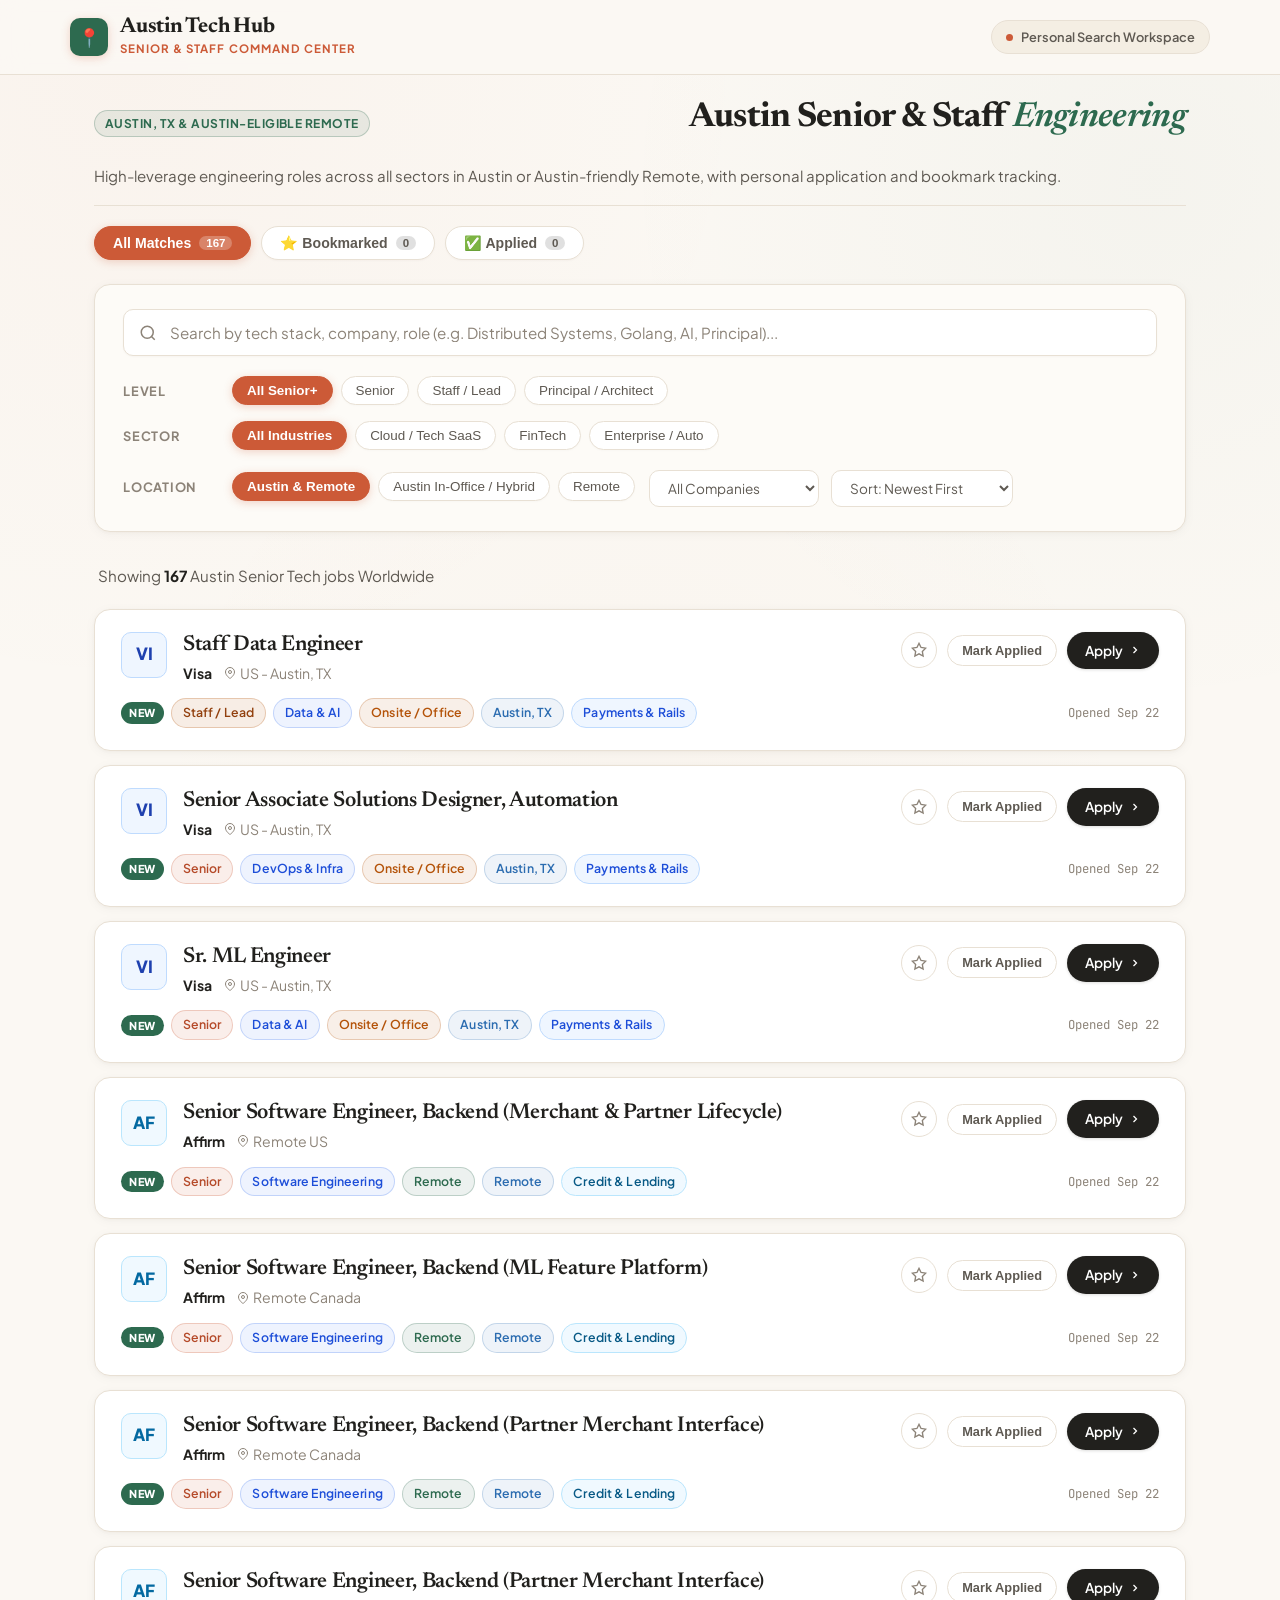
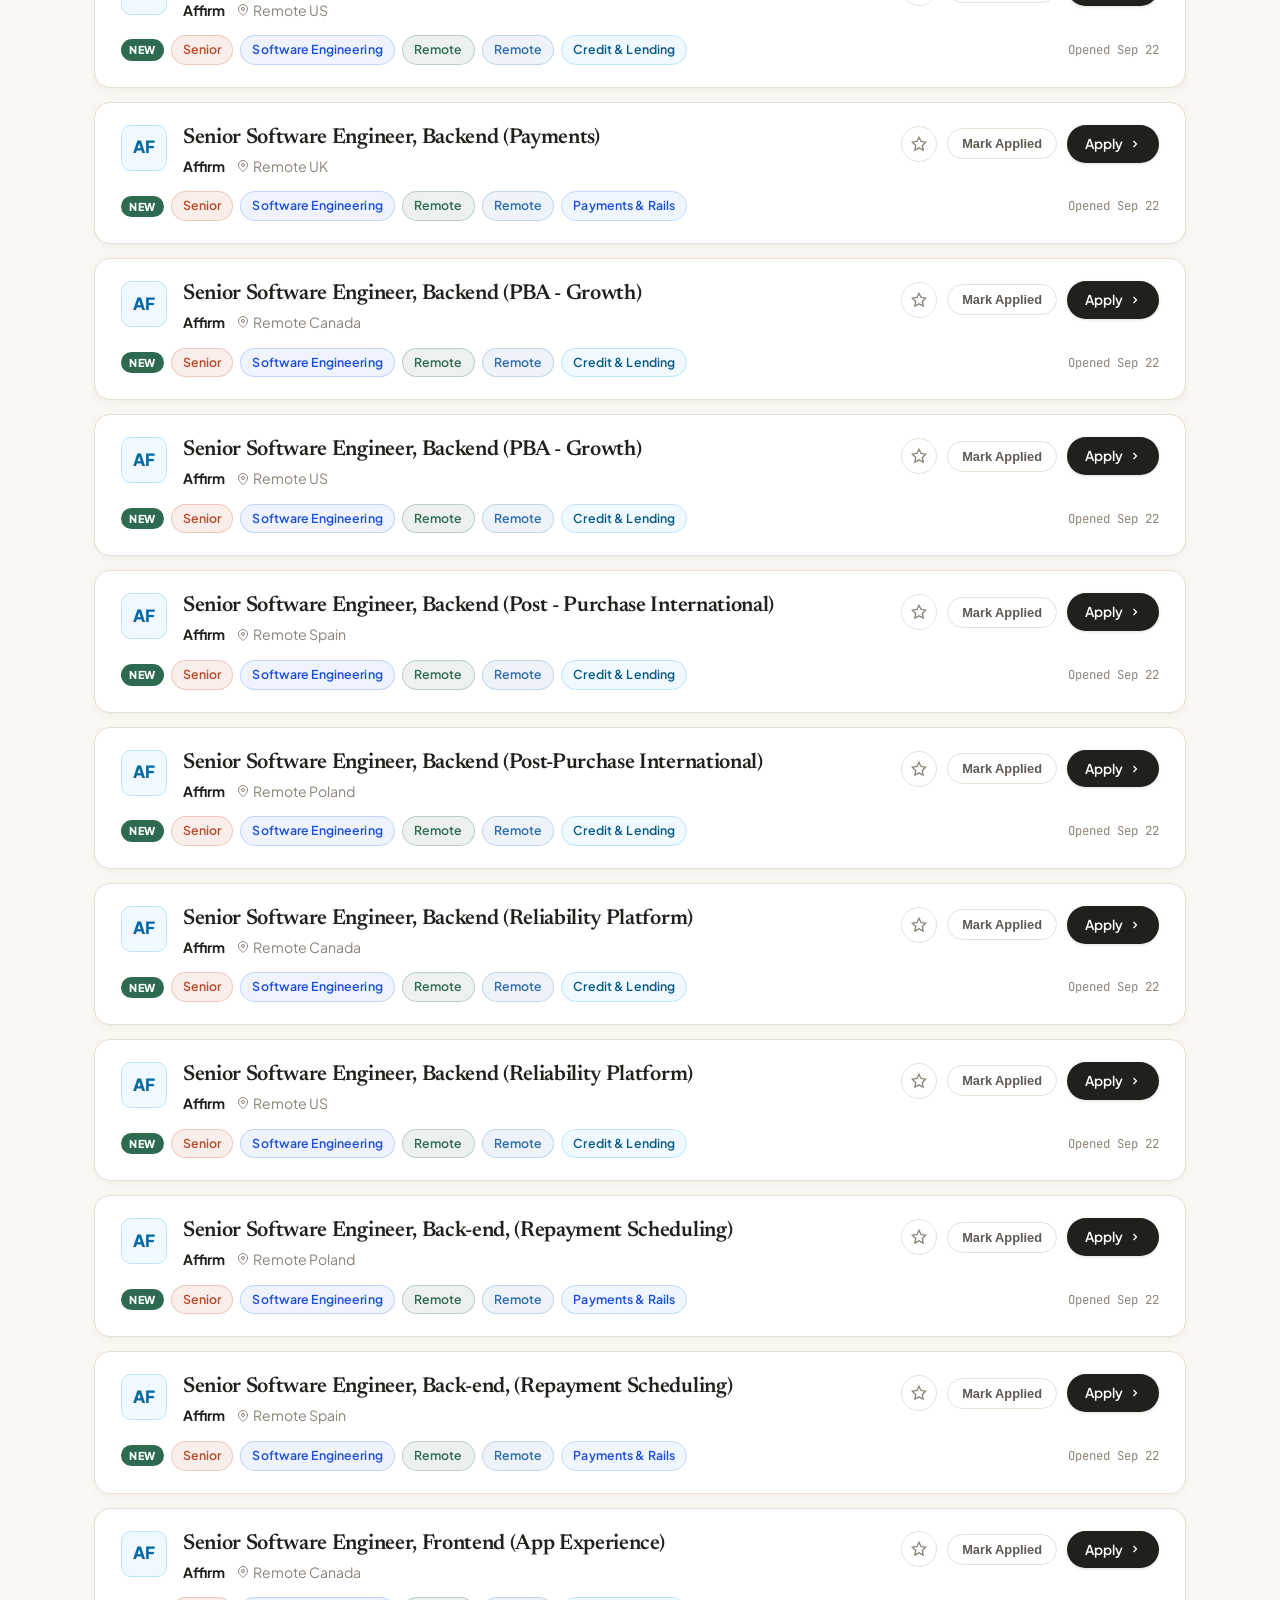
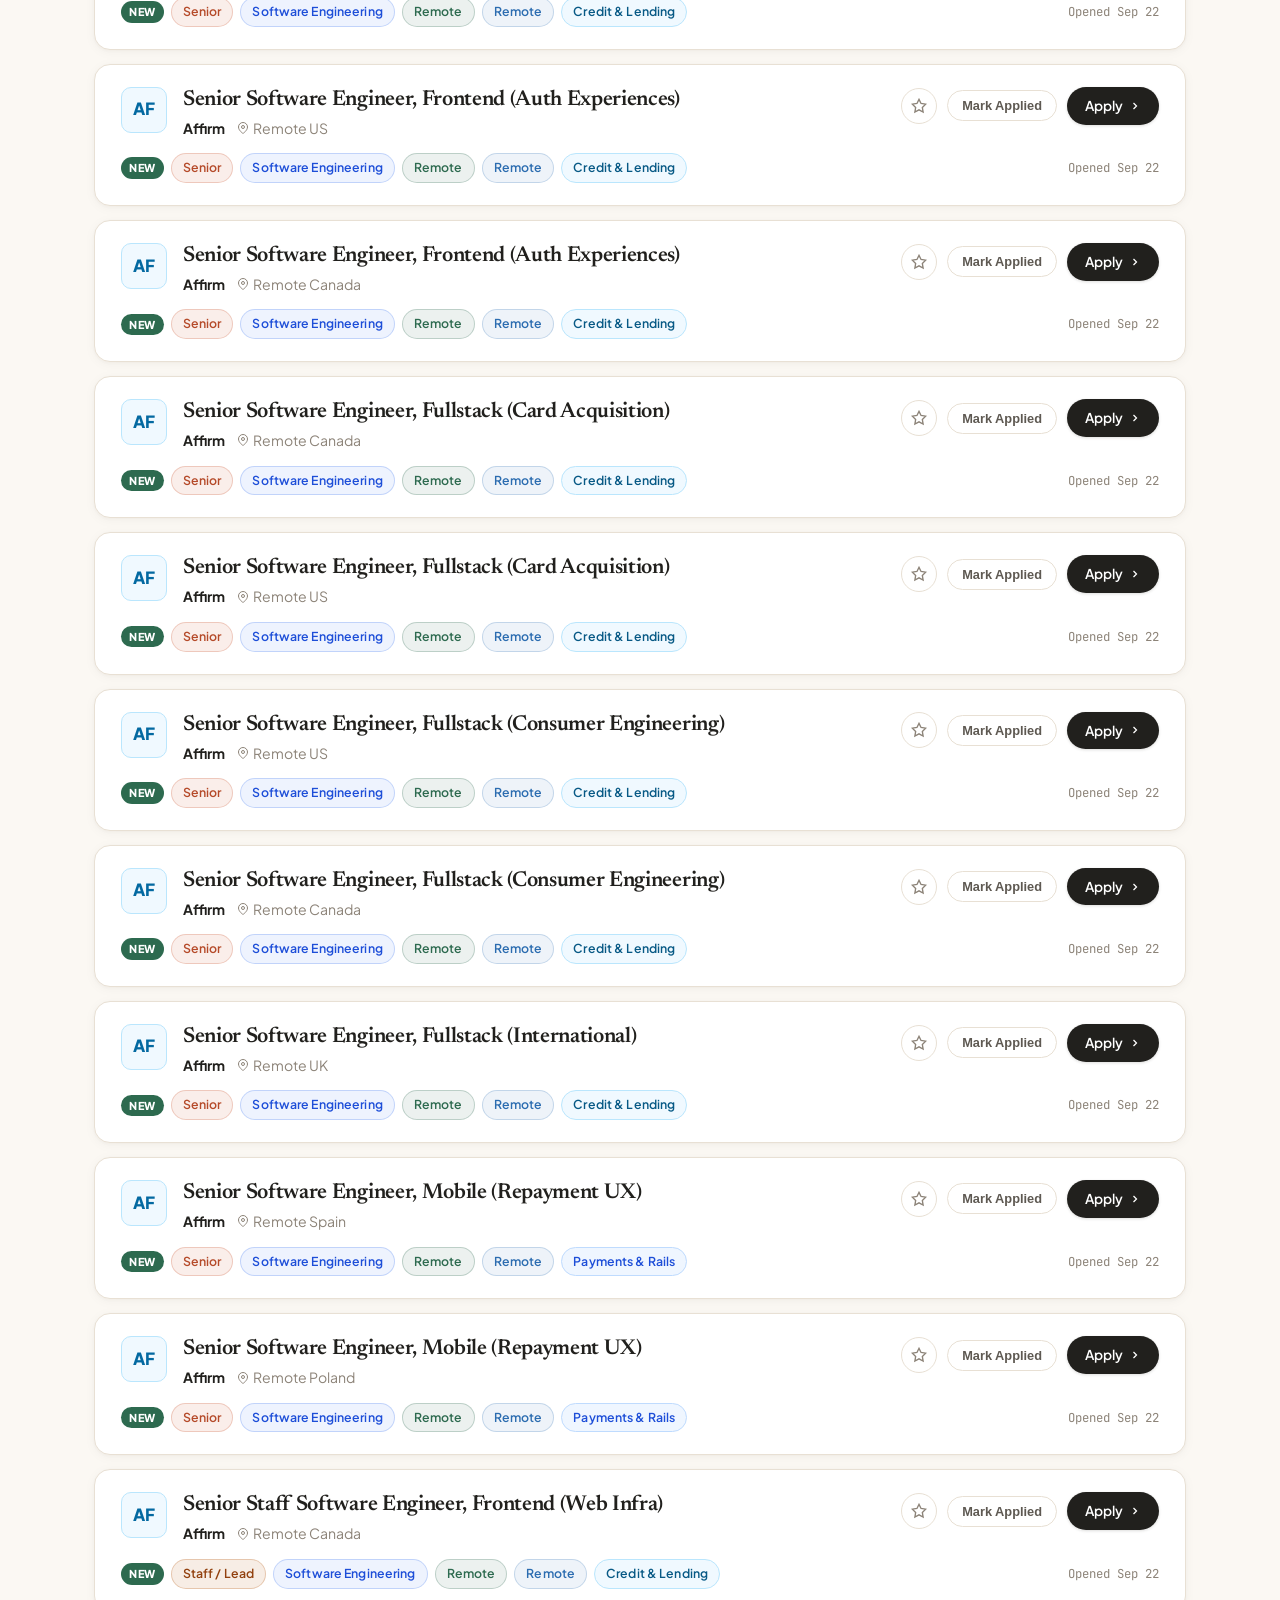
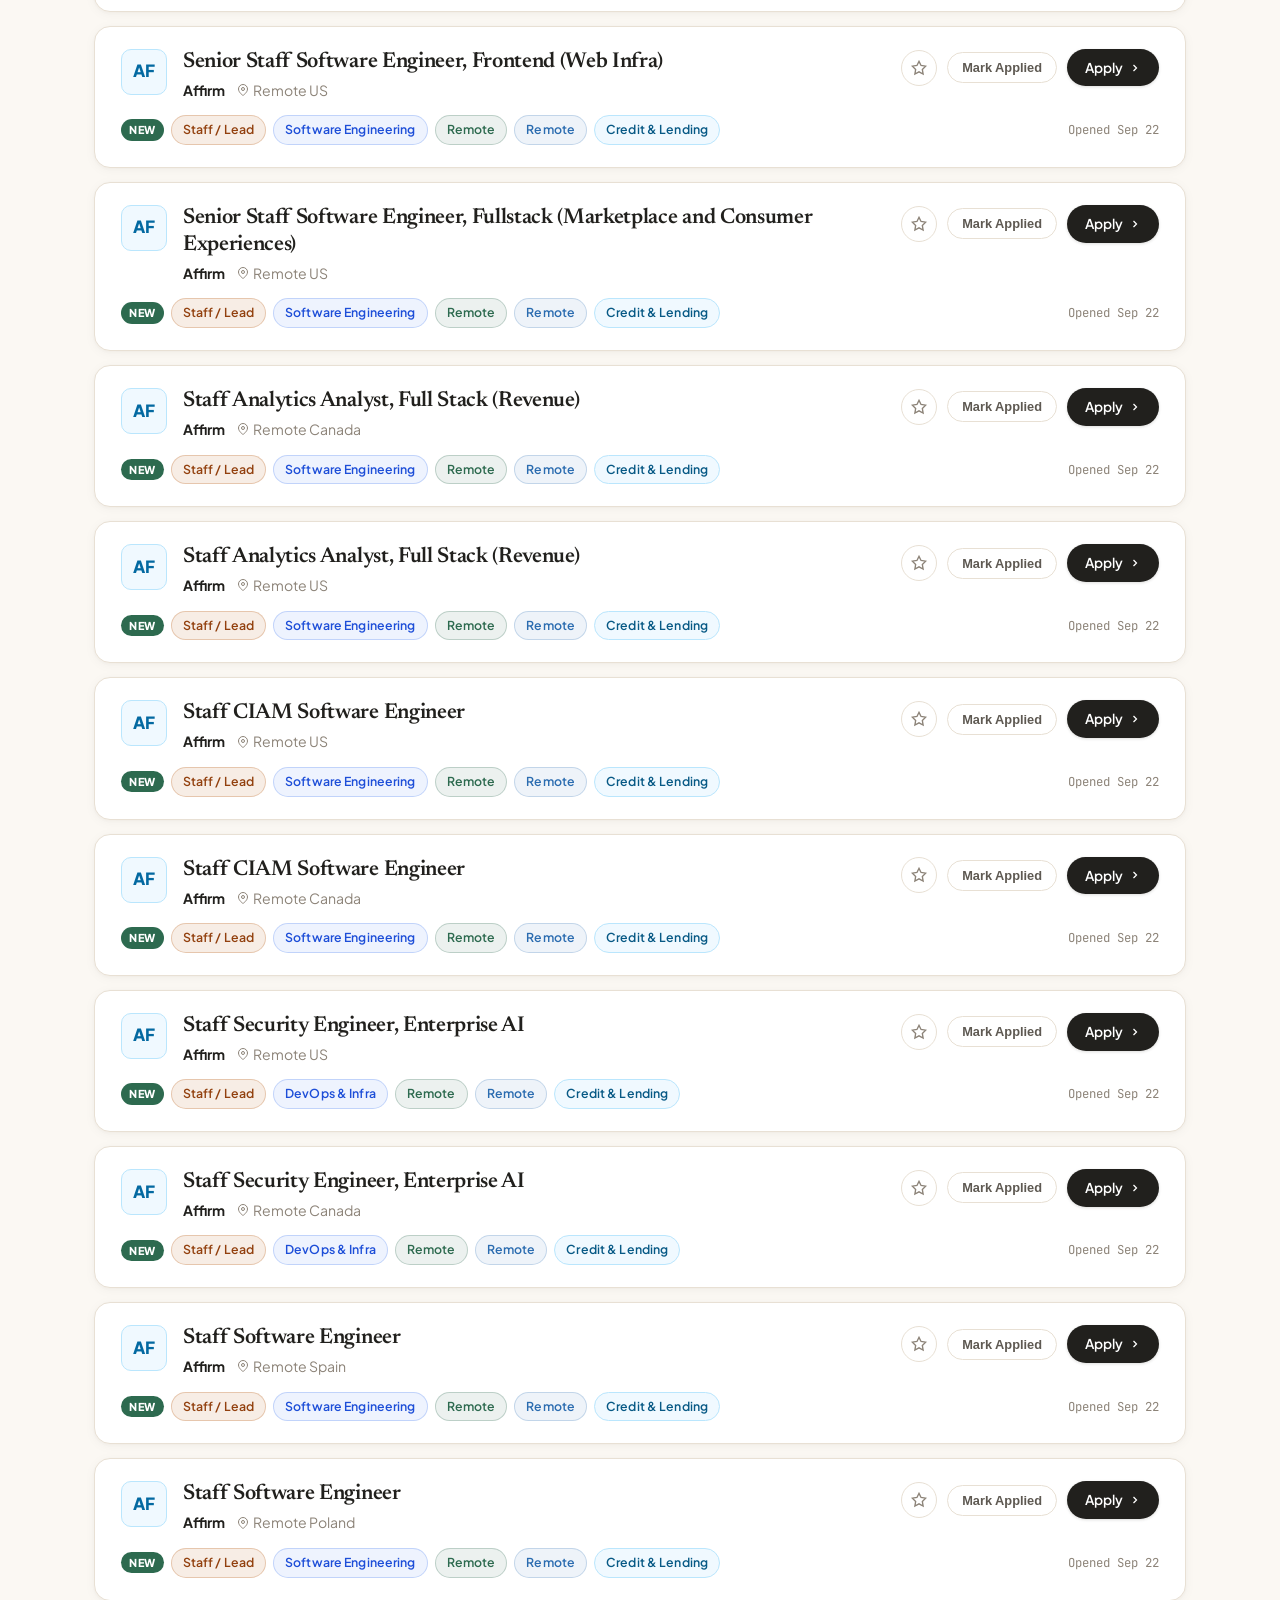
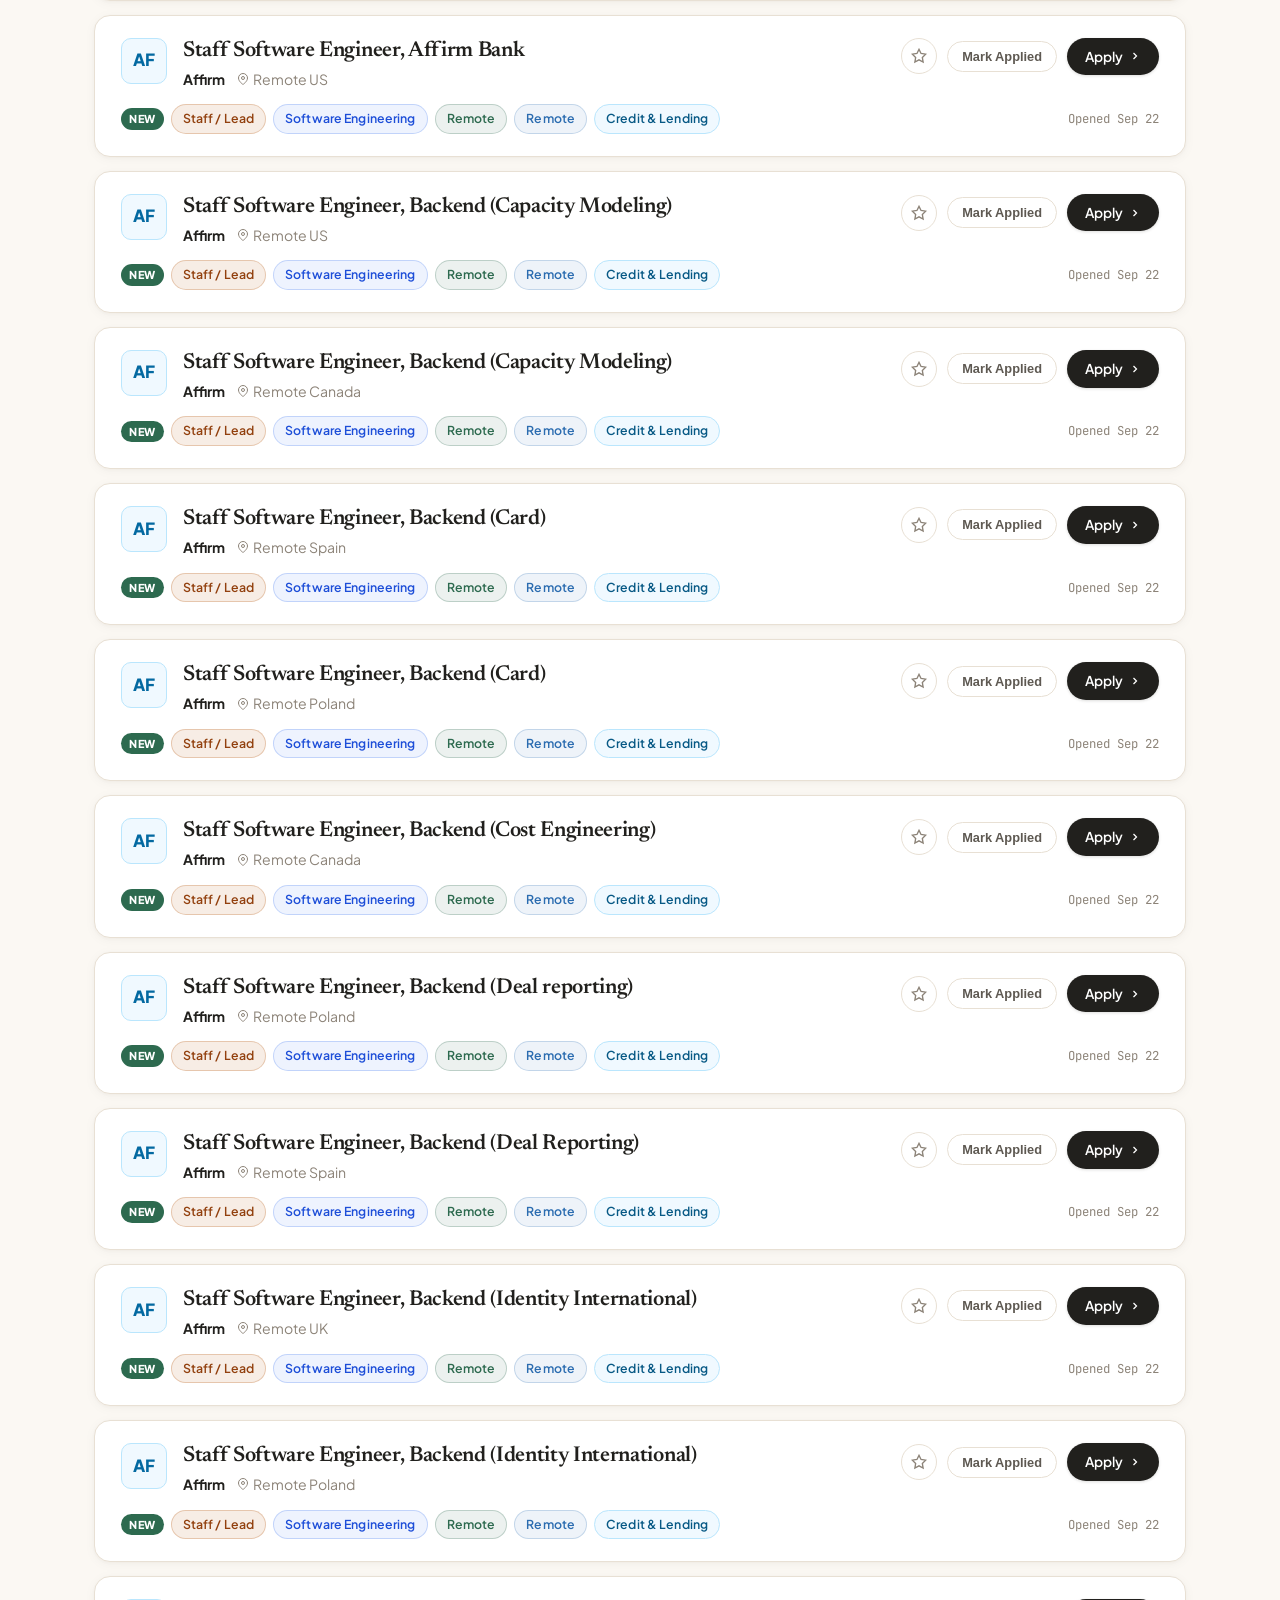
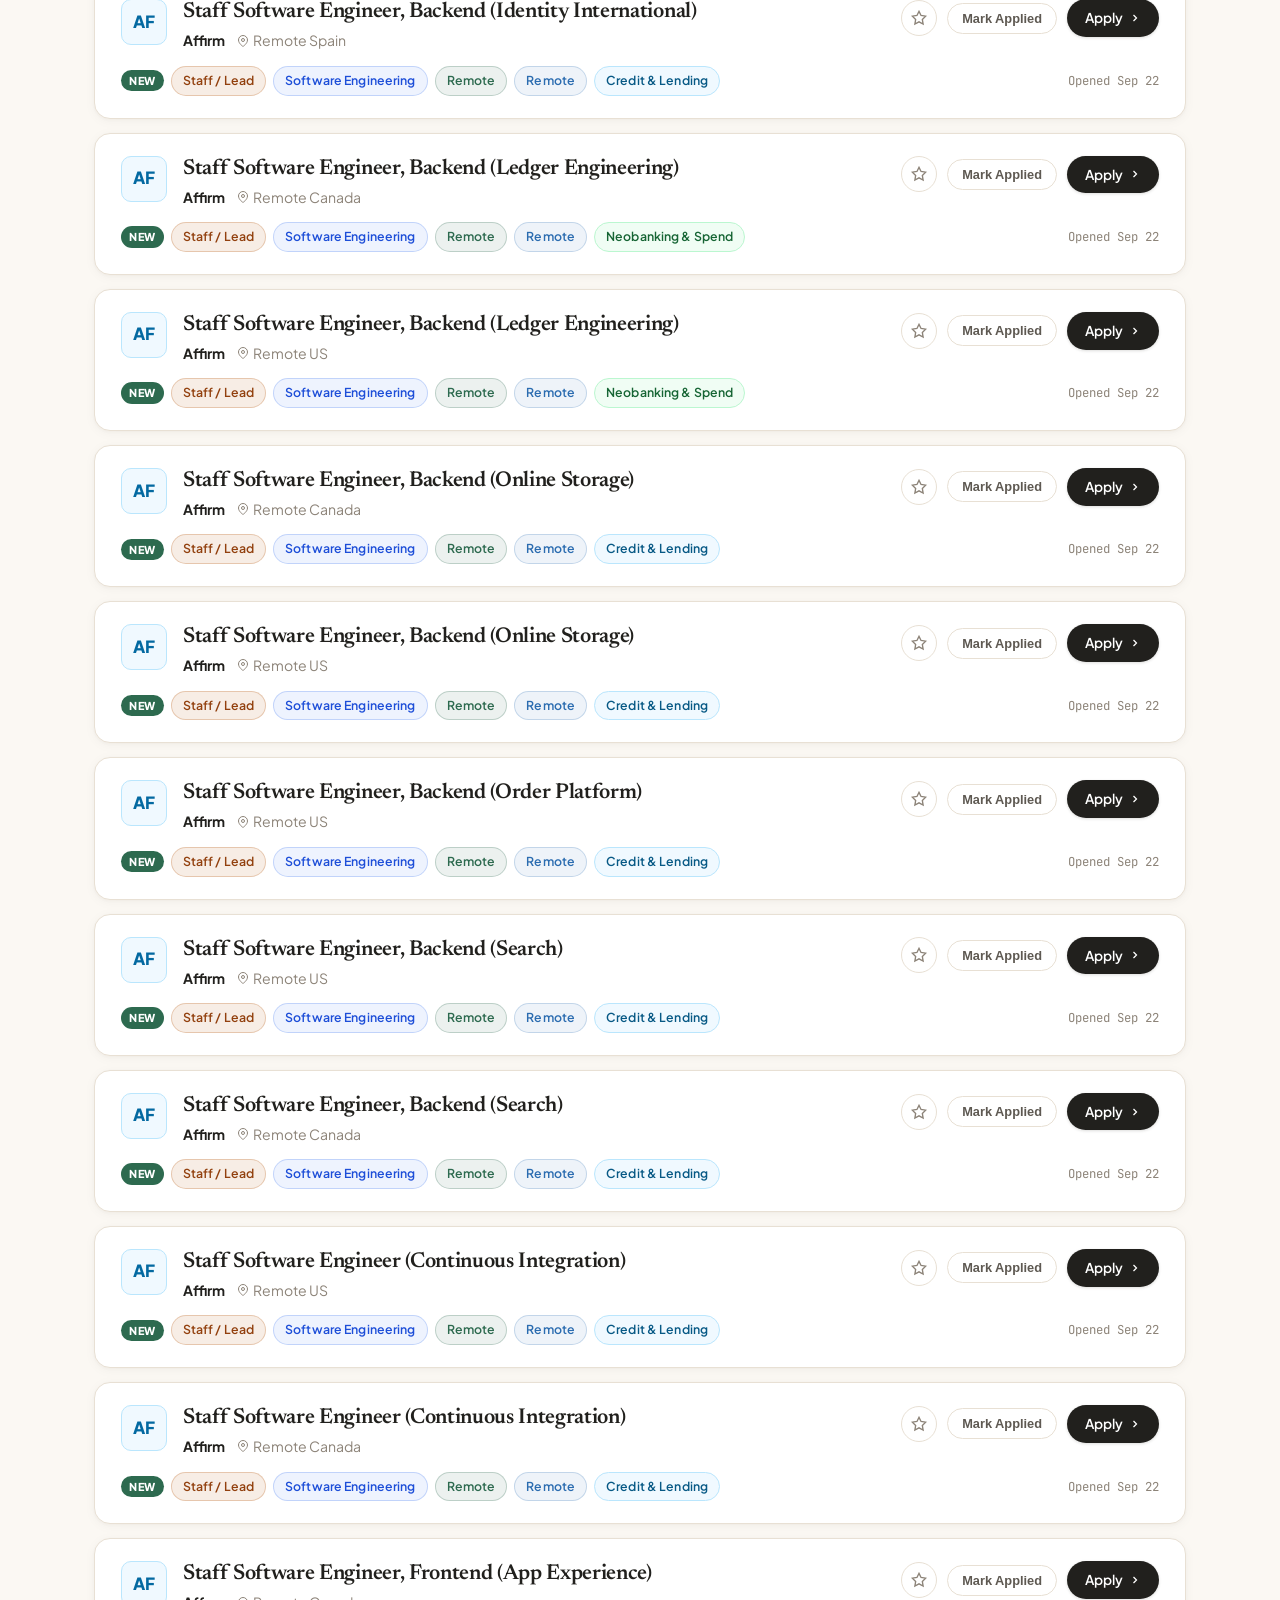
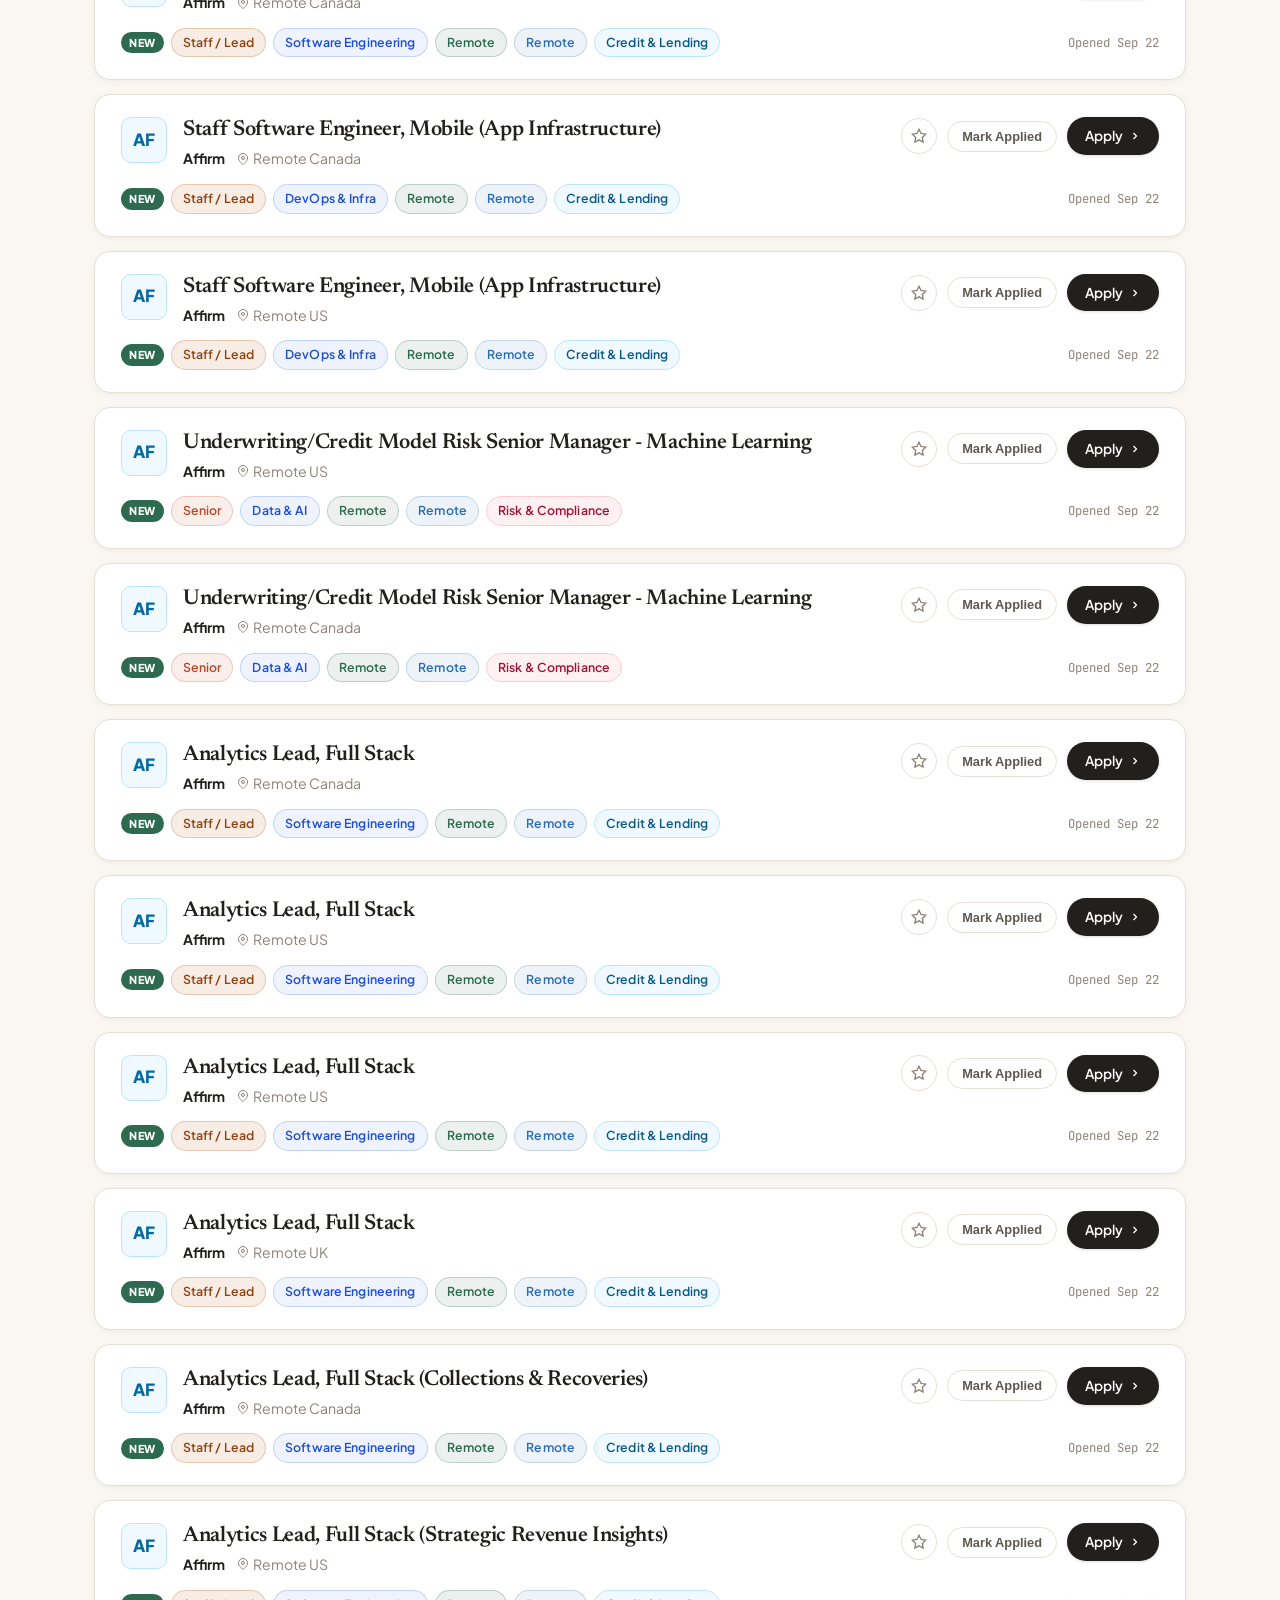
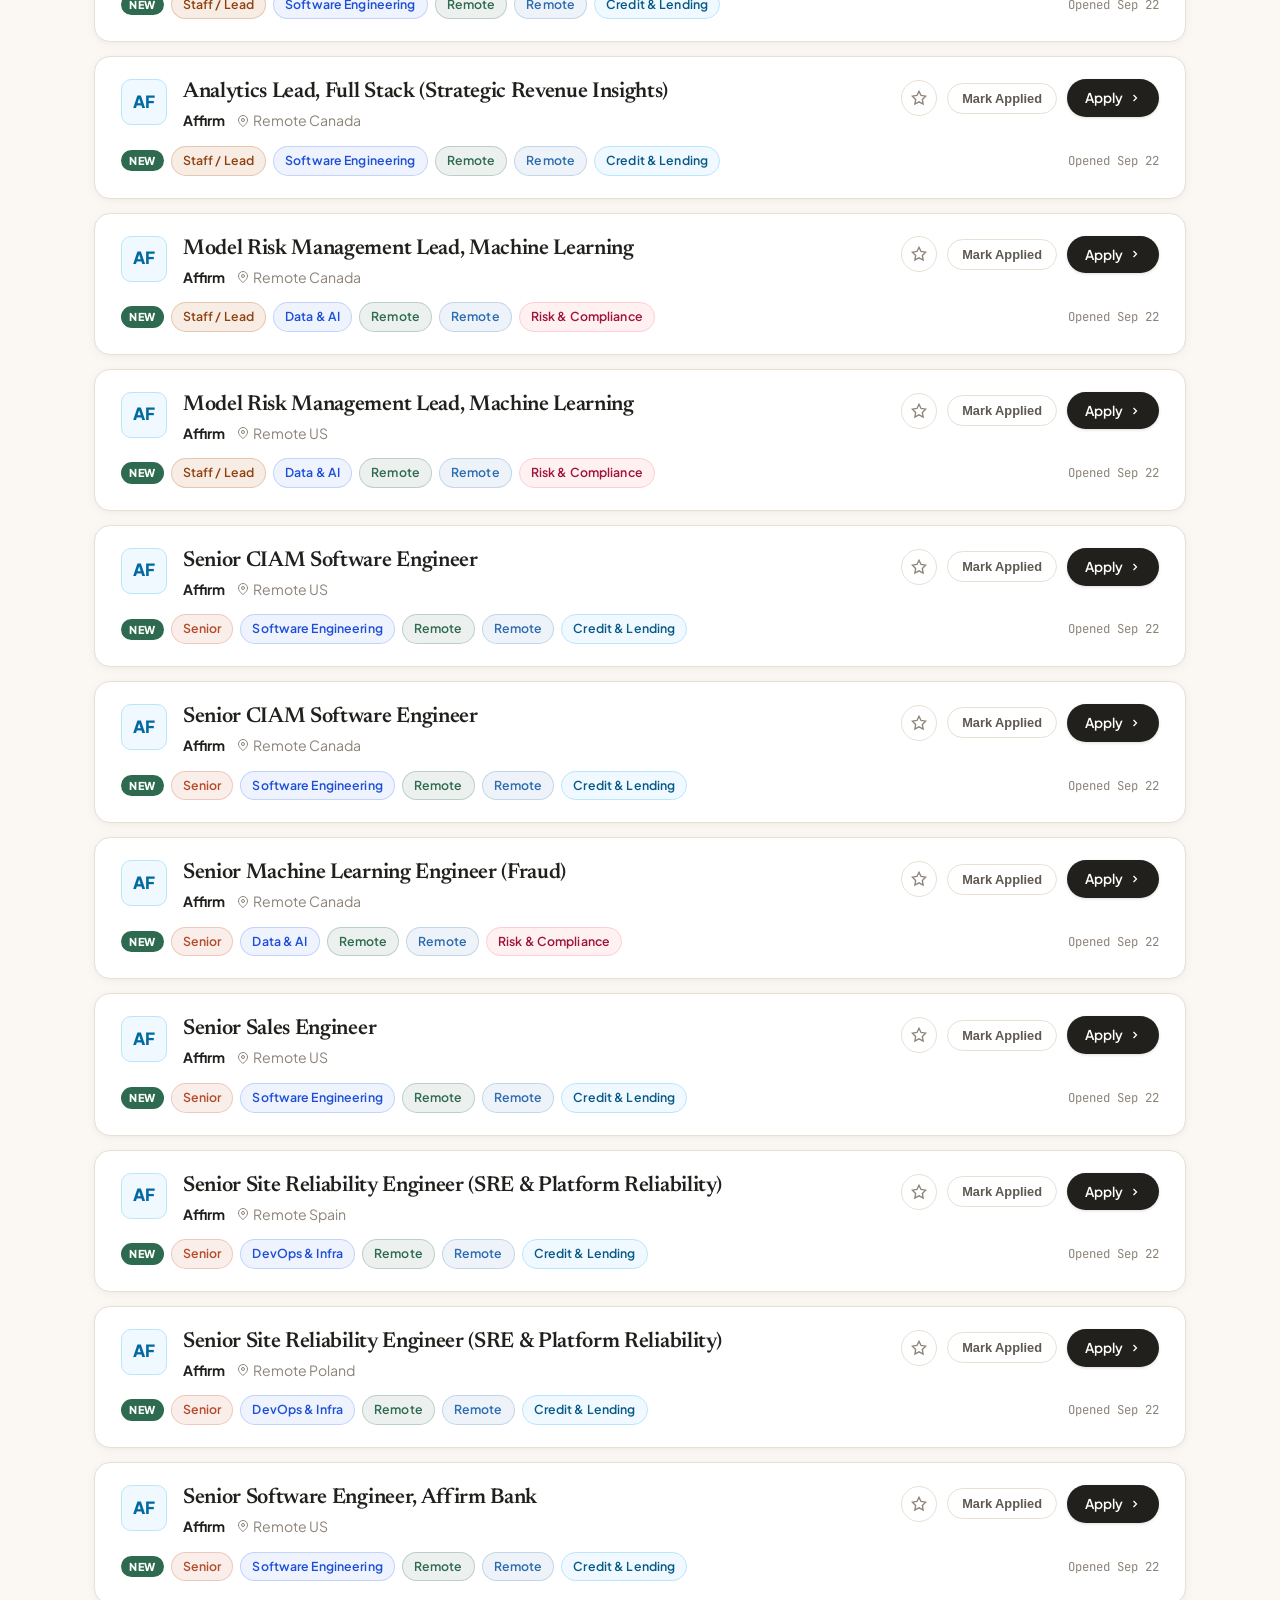
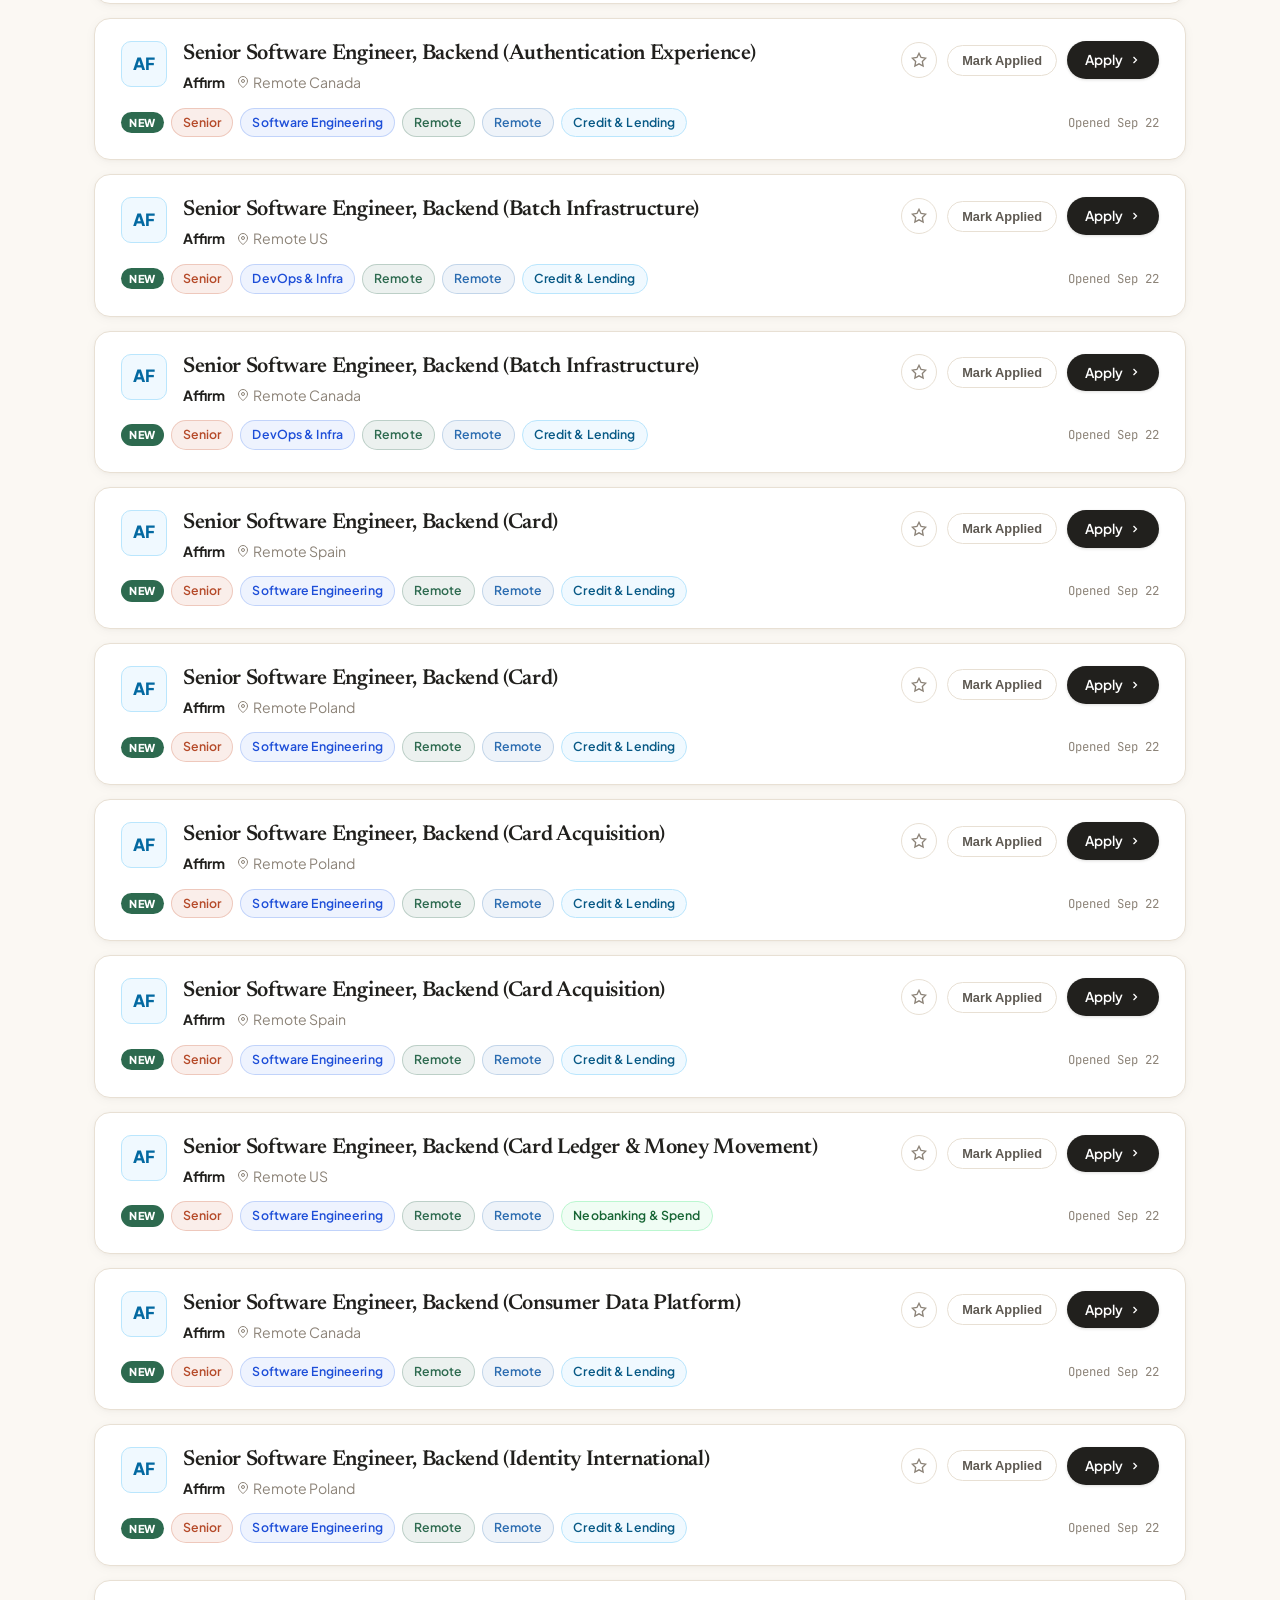
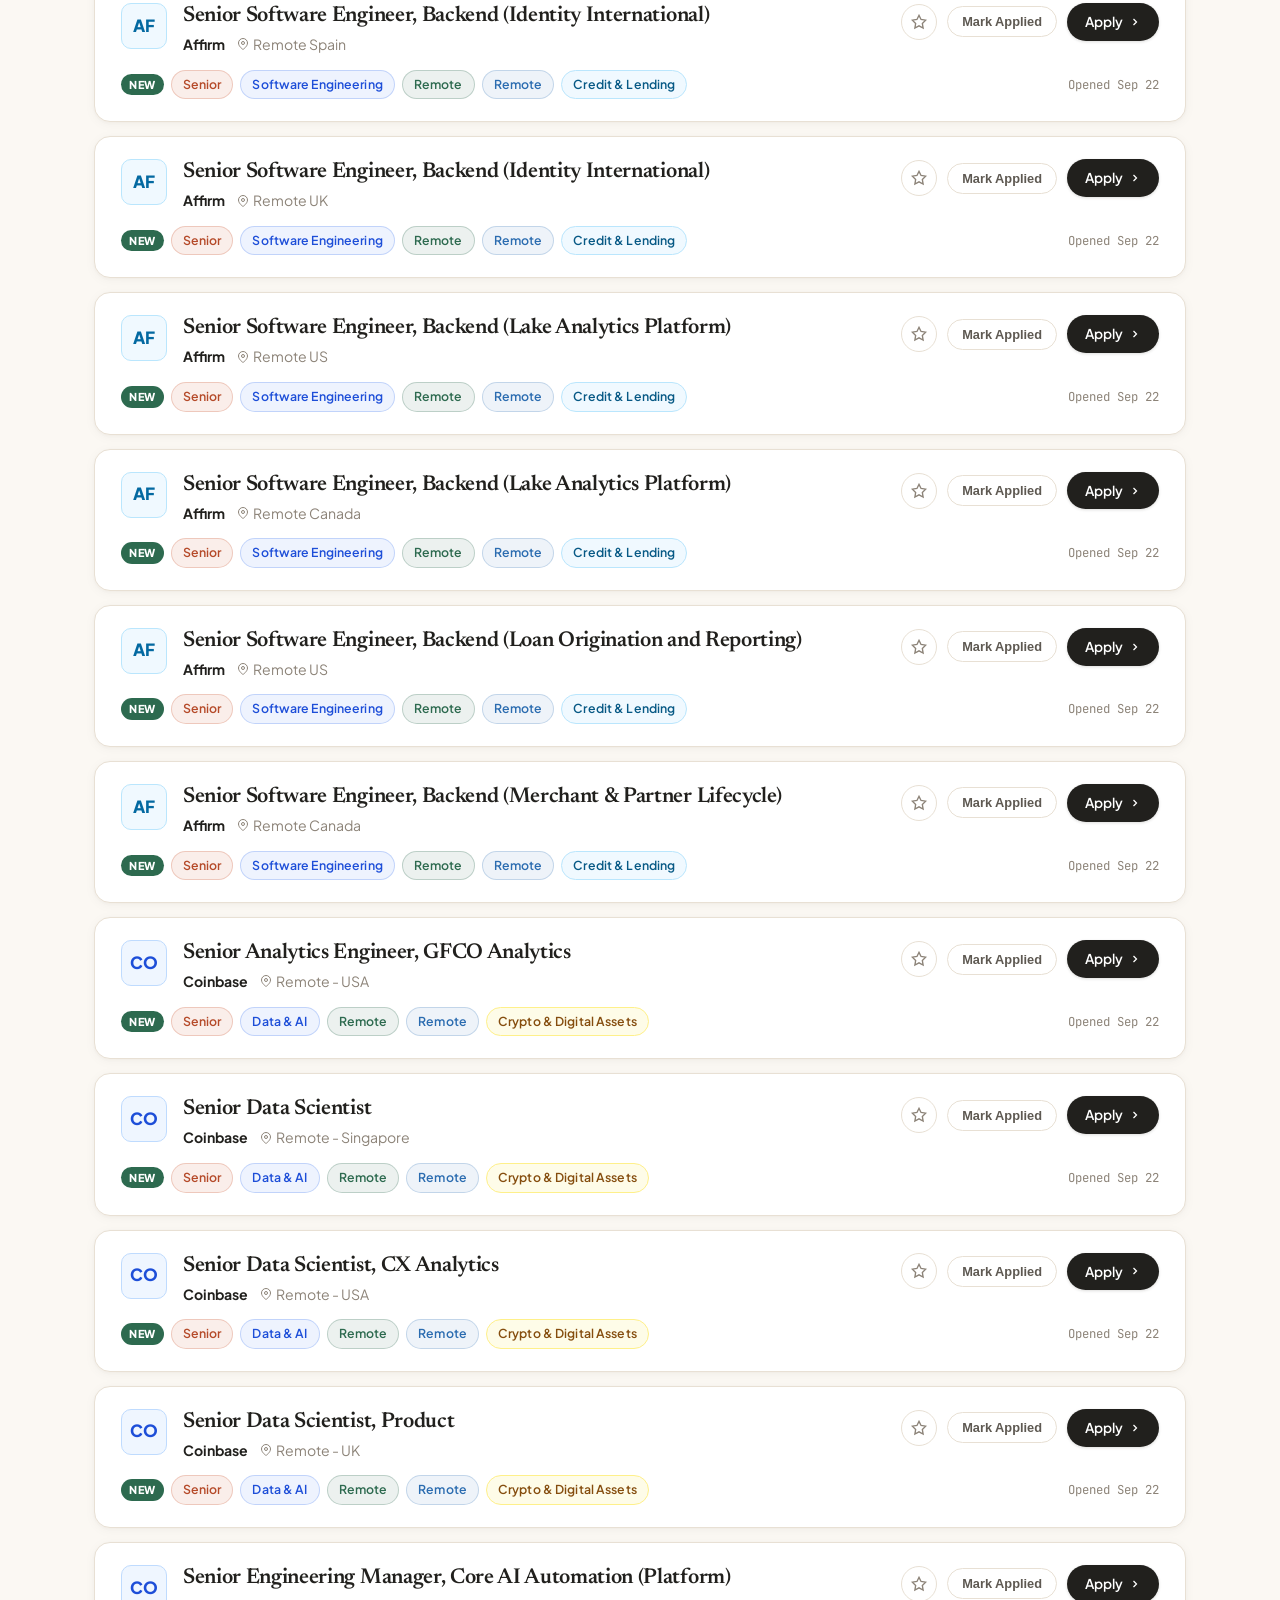
<file: web/austin.html>
<!DOCTYPE html>
<html lang="en">
<head>
    <meta charset="UTF-8">
    <meta name="viewport" content="width=device-width, initial-scale=1.0">
    <title>Austin Senior &amp; Staff Tech Radar | Personal Command Center</title>
    <meta name="robots" content="noindex, nofollow">
    <link rel="icon" href="favicon.ico" type="image/x-icon">
    <link rel="stylesheet" href="style.css">
</head>
<body data-page="austin">
    <!-- Private Command Center Navigation Bar -->
    <header class="navbar">
        <div class="nav-container">
            <div class="brand-wrapper" id="brand-link">
                <div class="brand-icon" style="background: var(--accent-sage);">📍</div>
                <div class="brand-text">
                    <span class="brand-title">Austin Tech Hub</span>
                    <span class="brand-sub">Senior &amp; Staff Command Center</span>
                </div>
            </div>
            <div class="nav-badge-pill">
                <span class="pulse-dot" style="background-color: var(--accent-terracotta);"></span>
                <span>Personal Search Workspace</span>
            </div>
        </div>
    </header>

    <!-- Main Content Container -->
    <main class="container">
        <!-- Hero Section -->
        <section class="hero" aria-labelledby="hero-title">
            <div class="hero-pill" style="border-color: var(--accent-sage-border); color: var(--accent-sage); background: var(--accent-sage-tint);">
                <span>Austin, TX &amp; Austin-Eligible Remote</span>
            </div>
            <h1 id="hero-title" class="hero-title">
                Austin Senior &amp; Staff <span class="highlight" style="color: var(--accent-sage);">Engineering</span>
            </h1>
            <p class="hero-desc">
                High-leverage engineering roles across all sectors in Austin or Austin-friendly Remote, with personal application and bookmark tracking.
            </p>
        </section>

        <!-- Personal Tracker Status Tabs -->
        <div class="personal-tracker-bar" role="tablist" aria-label="Application Status Tabs">
            <button type="button" class="tracker-tab active" data-tab="all" id="tab-all">
                <span>All Matches</span>
                <span class="badge-counter" id="count-all">0</span>
            </button>
            <button type="button" class="tracker-tab" data-tab="saved" id="tab-saved">
                <span>⭐ Bookmarked</span>
                <span class="badge-counter" id="count-saved">0</span>
            </button>
            <button type="button" class="tracker-tab" data-tab="applied" id="tab-applied">
                <span>✅ Applied</span>
                <span class="badge-counter" id="count-applied">0</span>
            </button>
        </div>

        <!-- Filter Control Panel -->
        <section class="filter-panel" aria-label="Job Filter Controls">
            <div class="search-box-row">
                <div class="search-input-wrapper">
                    <svg width="18" height="18" viewBox="0 0 24 24" fill="none" stroke="currentColor" stroke-width="2">
                        <circle cx="11" cy="11" r="8"></circle>
                        <line x1="21" y1="21" x2="16.65" y2="16.65"></line>
                    </svg>
                    <input type="text" id="search-input" class="search-input" placeholder="Search by tech stack, company, role (e.g. Distributed Systems, Golang, AI, Principal)..." aria-label="Search jobs">
                </div>
            </div>

            <div class="filter-groups">
                <!-- Level Filter -->
                <div class="filter-group">
                    <span class="filter-label">Level</span>
                    <div class="filter-pills" role="radiogroup" aria-label="Seniority Level Filter">
                        <button type="button" class="pill-btn active" data-filter-key="level" data-filter-val="all">All Senior+</button>
                        <button type="button" class="pill-btn" data-filter-key="level" data-filter-val="Senior">Senior</button>
                        <button type="button" class="pill-btn" data-filter-key="level" data-filter-val="Staff / Lead">Staff / Lead</button>
                        <button type="button" class="pill-btn" data-filter-key="level" data-filter-val="Principal">Principal / Architect</button>
                    </div>
                </div>

                <!-- Sector Filter -->
                <div class="filter-group">
                    <span class="filter-label">Sector</span>
                    <div class="filter-pills" role="radiogroup" aria-label="Sector Filter">
                        <button type="button" class="pill-btn active" data-filter-key="sector" data-filter-val="all">All Industries</button>
                        <button type="button" class="pill-btn" data-filter-key="sector" data-filter-val="tech">Cloud / Tech SaaS</button>
                        <button type="button" class="pill-btn" data-filter-key="sector" data-filter-val="fintech">FinTech</button>
                        <button type="button" class="pill-btn" data-filter-key="sector" data-filter-val="general">Enterprise / Auto</button>
                    </div>
                </div>

                <!-- Workplace & Dropdowns -->
                <div class="filter-group">
                    <span class="filter-label">Location</span>
                    <div class="filter-pills" role="radiogroup" aria-label="Workplace Filter">
                        <button type="button" class="pill-btn active" data-filter-key="workplace" data-filter-val="all">Austin &amp; Remote</button>
                        <button type="button" class="pill-btn" data-filter-key="workplace" data-filter-val="hybrid/onsite">Austin In-Office / Hybrid</button>
                        <button type="button" class="pill-btn" data-filter-key="workplace" data-filter-val="Remote">Remote</button>
                    </div>

                    <div class="filter-dropdowns">
                        <select id="company-select" class="filter-select" aria-label="Filter by Company">
                            <option value="all">All Companies</option>
                        </select>
                        <select id="sort-select" class="filter-select" aria-label="Sort Order">
                            <option value="newest">Sort: Newest First</option>
                            <option value="company">Sort: Company (A-Z)</option>
                            <option value="title">Sort: Title (A-Z)</option>
                        </select>
                    </div>
                </div>
            </div>
        </section>

        <!-- Results Summary Header -->
        <div class="results-header">
            <div id="results-count" class="results-count">Loading Austin roles...</div>
        </div>

        <!-- Job Cards Container -->
        <section id="jobs-container" class="jobs-grid" aria-label="Job Postings List">
            <div class="state-message">
                <div class="state-icon">📍</div>
                <div class="state-title">Loading Austin Senior &amp; Staff listings...</div>
            </div>
        </section>
    </main>

    <script src="script.js"></script>
</body>
</html>
</file>
<file: web/style.css>
/* ==========================================================================
   FinTech Radar & Austin Tech Command Center
   Aesthetic: Studio Ghibli & Anthropic Inspired Warm Editorial Design
   Solarized warm paper tones, terracotta accents, ink typography
   ========================================================================== */

@import url('https://fonts.googleapis.com/css2?family=Newsreader:ital,opsz,wght@0,6..72,400;0,6..72,500;0,6..72,600;0,6..72,700;1,6..72,400&family=Plus+Jakarta+Sans:wght@400;500;600;700&family=JetBrains+Mono:wght@400;500&display=swap');

:root {
  /* Warm Solarized Paper & Earth Palette */
  --bg-primary: #fbf8f3;          /* Warm cream / parchment */
  --bg-secondary: #f4eee3;        /* Soft sand / warm canvas */
  --bg-surface: #fdfbf7;          /* Card surface */
  --bg-card-hover: #ffffff;
  --bg-card-border: #e8e0d4;      /* Soft warm border */
  --bg-card-border-hover: #cc5a37;/* Terracotta hover accent */

  /* Text Hierarchy (Warm Ink) */
  --text-primary: #21201d;        /* Deep ink charcoal */
  --text-secondary: #5e5952;      /* Warm earth slate */
  --text-muted: #8c8378;          /* Soft stone gray */

  /* Anthropic Terracotta & Ghibli Accent Tones */
  --accent-terracotta: #cc5a37;    /* Signature Anthropic warm terracotta */
  --accent-terracotta-dark: #b54a29;
  --accent-terracotta-tint: rgba(204, 90, 55, 0.08);
  --accent-terracotta-border: rgba(204, 90, 55, 0.25);

  --accent-sage: #2d6a4f;         /* Ghibli forest green */
  --accent-sage-tint: rgba(45, 106, 79, 0.09);
  --accent-sage-border: rgba(45, 106, 79, 0.25);

  --accent-sky: #2563eb;          /* Ghibli coastal blue */
  --accent-sky-tint: rgba(37, 99, 235, 0.08);
  --accent-sky-border: rgba(37, 99, 235, 0.22);

  --accent-amber: #b45309;        /* Warm cider amber */
  --accent-amber-tint: rgba(180, 83, 9, 0.09);
  --accent-amber-border: rgba(180, 83, 9, 0.25);

  --accent-plum: #7c2d12;         /* Deep rustic chestnut */

  /* Tags */
  --tag-staff-bg: rgba(180, 83, 9, 0.1);
  --tag-staff-text: #92400e;
  --tag-staff-border: rgba(180, 83, 9, 0.25);

  --tag-senior-bg: rgba(204, 90, 55, 0.1);
  --tag-senior-text: #b54a29;
  --tag-senior-border: rgba(204, 90, 55, 0.25);

  --tag-principal-bg: rgba(124, 45, 18, 0.1);
  --tag-principal-text: #7c2d12;
  --tag-principal-border: rgba(124, 45, 18, 0.25);

  --tag-mid-bg: rgba(45, 106, 79, 0.1);
  --tag-mid-text: #20503b;
  --tag-mid-border: rgba(45, 106, 79, 0.25);

  --tag-other-bg: rgba(94, 89, 82, 0.08);
  --tag-other-text: #48443e;
  --tag-other-border: rgba(94, 89, 82, 0.2);

  --radius-sm: 6px;
  --radius-md: 10px;
  --radius-lg: 16px;
  --radius-full: 9999px;

  --shadow-subtle: 0 2px 12px rgba(60, 45, 30, 0.04), 0 1px 3px rgba(60, 45, 30, 0.03);
  --shadow-hover: 0 10px 28px -4px rgba(60, 45, 30, 0.08), 0 3px 8px rgba(60, 45, 30, 0.04);

  --font-serif: 'Newsreader', Georgia, serif;
  --font-sans: 'Plus Jakarta Sans', -apple-system, BlinkMacSystemFont, "Segoe UI", Roboto, sans-serif;
  --font-mono: 'JetBrains Mono', monospace;

  --transition-fast: 0.15s ease;
  --transition-normal: 0.22s ease;
}

/* Base Styles */
* {
  box-sizing: border-box;
  margin: 0;
  padding: 0;
}

body {
  font-family: var(--font-sans);
  background-color: var(--bg-primary);
  color: var(--text-primary);
  min-height: 100vh;
  line-height: 1.6;
  background-image: 
    radial-gradient(circle at 10% 8%, rgba(204, 90, 55, 0.03) 0%, transparent 45%),
    radial-gradient(circle at 90% 20%, rgba(45, 106, 79, 0.03) 0%, transparent 40%),
    radial-gradient(circle at 50% 90%, rgba(180, 83, 9, 0.02) 0%, transparent 50%);
  background-attachment: fixed;
  -webkit-font-smoothing: antialiased;
}

.container {
  max-width: 1140px;
  margin: 0 auto;
  padding: 0 24px 80px 24px;
}

/* Top Navigation Bar */
.navbar {
  position: sticky;
  top: 0;
  z-index: 100;
  backdrop-filter: blur(12px);
  -webkit-backdrop-filter: blur(12px);
  background: rgba(251, 248, 243, 0.92);
  border-bottom: 1px solid var(--bg-card-border);
  padding: 16px 24px;
}

.nav-container {
  max-width: 1140px;
  margin: 0 auto;
  display: flex;
  justify-content: space-between;
  align-items: center;
}

.brand-wrapper {
  display: flex;
  align-items: center;
  gap: 12px;
  text-decoration: none;
}

.brand-icon {
  width: 38px;
  height: 38px;
  border-radius: var(--radius-md);
  background: var(--accent-terracotta);
  display: flex;
  align-items: center;
  justify-content: center;
  color: #fff;
  font-size: 18px;
  font-weight: 700;
  box-shadow: 0 2px 8px rgba(204, 90, 55, 0.25);
}

.brand-text {
  display: flex;
  flex-direction: column;
}

.brand-title {
  font-family: var(--font-serif);
  font-size: 1.35rem;
  font-weight: 700;
  letter-spacing: -0.01em;
  color: var(--text-primary);
  line-height: 1.1;
}

.brand-sub {
  font-size: 0.72rem;
  color: var(--accent-terracotta);
  text-transform: uppercase;
  font-weight: 700;
  letter-spacing: 0.09em;
}

/* Nav Pill / Badge */
.nav-badge-pill {
  display: inline-flex;
  align-items: center;
  gap: 8px;
  padding: 6px 14px;
  border-radius: var(--radius-full);
  background: var(--bg-secondary);
  border: 1px solid var(--bg-card-border);
  font-size: 0.8rem;
  font-weight: 600;
  color: var(--text-secondary);
}

.nav-badge-pill .pulse-dot {
  width: 7px;
  height: 7px;
  background-color: var(--accent-sage);
  border-radius: 50%;
  animation: pulse 2s infinite;
}

@keyframes pulse {
  0% { transform: scale(0.95); opacity: 0.7; }
  50% { transform: scale(1.25); opacity: 1; }
  100% { transform: scale(0.95); opacity: 0.7; }
}

/* Compact Executive Header (Zero Wasted Space) */
.hero {
  padding: 24px 0 18px 0;
  display: flex;
  justify-content: space-between;
  align-items: flex-end;
  gap: 20px;
  flex-wrap: wrap;
  border-bottom: 1px solid var(--bg-card-border);
  margin-bottom: 20px;
}

.hero-main {
  max-width: 680px;
}

.hero-pill {
  display: inline-flex;
  align-items: center;
  gap: 6px;
  padding: 3px 10px;
  border-radius: var(--radius-full);
  background: var(--accent-terracotta-tint);
  border: 1px solid var(--accent-terracotta-border);
  color: var(--accent-terracotta);
  font-size: 0.75rem;
  font-weight: 700;
  margin-bottom: 8px;
  letter-spacing: 0.04em;
  text-transform: uppercase;
}

.hero-title {
  font-family: var(--font-serif);
  font-size: 2.15rem;
  font-weight: 700;
  letter-spacing: -0.02em;
  line-height: 1.15;
  margin-bottom: 6px;
  color: var(--text-primary);
}

.hero-title .highlight {
  color: var(--accent-terracotta);
  font-style: italic;
  font-weight: 600;
}

.hero-desc {
  font-size: 0.94rem;
  color: var(--text-secondary);
  line-height: 1.5;
  margin: 0;
}

.hero-desc strong {
  color: var(--text-primary);
  font-weight: 600;
}

/* Action Bar & Saved Views Controls */
.action-bar {
  display: flex;
  align-items: center;
  gap: 8px;
  flex-wrap: wrap;
}

.saved-views-select {
  background: #ffffff;
  border: 1px solid var(--bg-card-border);
  color: var(--text-primary);
  padding: 8px 12px;
  border-radius: var(--radius-full);
  font-size: 0.82rem;
  font-weight: 600;
  font-family: inherit;
  cursor: pointer;
  outline: none;
  box-shadow: 0 1px 2px rgba(60, 45, 30, 0.04);
}

.btn-action-pill {
  display: inline-flex;
  align-items: center;
  gap: 6px;
  padding: 7px 14px;
  background: #ffffff;
  border: 1px solid var(--bg-card-border);
  color: var(--text-secondary);
  border-radius: var(--radius-full);
  font-size: 0.82rem;
  font-weight: 600;
  cursor: pointer;
  box-shadow: 0 1px 2px rgba(60, 45, 30, 0.04);
  transition: all var(--transition-fast);
}

.btn-action-pill:hover {
  background: var(--bg-secondary);
  color: var(--text-primary);
  border-color: #d1c7ba;
}

.btn-action-pill.copied {
  background: var(--accent-sage-tint);
  color: var(--accent-sage);
  border-color: var(--accent-sage-border);
}

.bookmark-hint {
  font-size: 0.72rem;
  color: var(--text-muted);
  font-weight: 500;
}

.btn-secondary {
  display: inline-flex;
  align-items: center;
  gap: 8px;
  padding: 9px 18px;
  background: #ffffff;
  border: 1px solid var(--bg-card-border);
  color: var(--text-secondary);
  border-radius: var(--radius-full);
  font-size: 0.86rem;
  font-weight: 600;
  cursor: pointer;
  box-shadow: 0 1px 3px rgba(60, 45, 30, 0.05);
  transition: all var(--transition-fast);
}

.btn-secondary:hover {
  background: var(--bg-secondary);
  color: var(--text-primary);
  border-color: #d1c7ba;
}

.btn-secondary.copied {
  background: var(--accent-sage-tint);
  color: var(--accent-sage);
  border-color: var(--accent-sage-border);
}

/* Linear-Style Compact Command Toolbar (Option A) */
.command-toolbar {
  background: var(--bg-surface);
  border: 1px solid var(--bg-card-border);
  border-radius: var(--radius-lg);
  padding: 12px 18px;
  margin-bottom: 22px;
  box-shadow: var(--shadow-subtle);
  display: flex;
  flex-direction: column;
  gap: 10px;
}

.toolbar-search-row {
  display: flex;
  align-items: center;
  gap: 12px;
}

.toolbar-search-row .search-input-wrapper {
  flex: 1;
  position: relative;
}

.toolbar-search-row .search-input {
  width: 100%;
  padding: 9px 14px 9px 38px;
  background: #ffffff;
  border: 1px solid var(--bg-card-border);
  border-radius: var(--radius-md);
  font-size: 0.88rem;
  font-family: inherit;
  color: var(--text-primary);
  box-shadow: 0 1px 2px rgba(60, 45, 30, 0.03);
  transition: all var(--transition-fast);
}

.toolbar-search-row .search-input:focus {
  outline: none;
  border-color: var(--accent-terracotta);
  box-shadow: 0 0 0 3px var(--accent-terracotta-tint);
}

.toolbar-search-row .search-input-wrapper svg {
  position: absolute;
  left: 12px;
  top: 50%;
  transform: translateY(-50%);
  color: var(--text-muted);
  pointer-events: none;
}

.toolbar-filters-row {
  display: flex;
  align-items: center;
  gap: 10px;
  flex-wrap: wrap;
}

.filter-dropdown-group {
  display: flex;
  align-items: center;
  gap: 8px;
  flex-wrap: wrap;
}

.filter-dropdown-select {
  background: #ffffff;
  border: 1px solid var(--bg-card-border);
  color: var(--text-secondary);
  padding: 6px 12px;
  border-radius: var(--radius-full);
  font-size: 0.82rem;
  font-weight: 600;
  font-family: inherit;
  cursor: pointer;
  outline: none;
  transition: all var(--transition-fast);
  box-shadow: 0 1px 2px rgba(60, 45, 30, 0.02);
}

.filter-dropdown-select:hover {
  background: var(--bg-secondary);
  color: var(--text-primary);
  border-color: #d1c7ba;
}

.filter-dropdown-select.active {
  background: var(--accent-terracotta-tint);
  color: var(--accent-terracotta);
  border-color: var(--accent-terracotta);
  font-weight: 700;
}

.quick-chips-inline {
  display: flex;
  align-items: center;
  gap: 5px;
  margin-left: auto;
}

.quick-chip-btn {
  background: transparent;
  border: 1px solid transparent;
  color: var(--text-muted);
  padding: 4px 11px;
  border-radius: var(--radius-full);
  font-size: 0.78rem;
  font-weight: 600;
  cursor: pointer;
  transition: all var(--transition-fast);
}

.quick-chip-btn:hover {
  background: rgba(0, 0, 0, 0.04);
  color: var(--text-primary);
}

.quick-chip-btn.active {
  background: var(--accent-terracotta);
  color: #ffffff;
  font-weight: 700;
  box-shadow: 0 1px 4px rgba(204, 90, 55, 0.25);
}

.btn-clear-filters {
  background: transparent;
  border: none;
  color: var(--accent-terracotta);
  font-size: 0.78rem;
  font-weight: 700;
  cursor: pointer;
  padding: 4px 8px;
  border-radius: var(--radius-sm);
  display: inline-flex;
  align-items: center;
  gap: 4px;
  transition: opacity var(--transition-fast);
}

.btn-clear-filters:hover {
  opacity: 0.75;
  text-decoration: underline;
}

/* Legacy Filter Control Panel */
.filter-panel {
  background: var(--bg-surface);
  border: 1px solid var(--bg-card-border);
  border-radius: var(--radius-lg);
  padding: 24px 28px;
  margin-bottom: 32px;
  box-shadow: var(--shadow-subtle);
}

/* Curated Shortcuts Bar */
.curated-shortcuts-bar {
  display: flex;
  align-items: center;
  gap: 8px;
  flex-wrap: wrap;
  margin-bottom: 20px;
  padding-bottom: 16px;
  border-bottom: 1px solid var(--bg-card-border);
}

.shortcuts-label {
  font-size: 0.78rem;
  font-weight: 700;
  color: var(--accent-terracotta);
  text-transform: uppercase;
  letter-spacing: 0.07em;
  display: flex;
  align-items: center;
  gap: 6px;
  margin-right: 4px;
}

.shortcut-chip {
  background: #ffffff;
  border: 1px solid var(--bg-card-border);
  color: var(--text-secondary);
  padding: 5px 13px;
  border-radius: var(--radius-full);
  font-size: 0.82rem;
  font-weight: 600;
  cursor: pointer;
  display: inline-flex;
  align-items: center;
  gap: 6px;
  transition: all var(--transition-fast);
}

.shortcut-chip:hover {
  background: var(--bg-secondary);
  color: var(--text-primary);
  border-color: #d1c7ba;
  transform: translateY(-1px);
}

.shortcut-chip.active {
  background: var(--accent-terracotta);
  color: #ffffff;
  border-color: var(--accent-terracotta);
  box-shadow: 0 2px 8px rgba(204, 90, 55, 0.25);
}

/* Search Box */
.search-box-row {
  margin-bottom: 20px;
}

.search-input-wrapper {
  position: relative;
  width: 100%;
}

.search-input-wrapper svg {
  position: absolute;
  left: 16px;
  top: 50%;
  transform: translateY(-50%);
  color: var(--text-muted);
  pointer-events: none;
}

.search-input {
  width: 100%;
  padding: 13px 16px 13px 46px;
  background: #ffffff;
  border: 1px solid var(--bg-card-border);
  border-radius: var(--radius-md);
  color: var(--text-primary);
  font-size: 0.95rem;
  font-family: inherit;
  box-shadow: 0 1px 2px rgba(60, 45, 30, 0.03);
  transition: all var(--transition-fast);
}

.search-input:focus {
  outline: none;
  border-color: var(--accent-terracotta);
  box-shadow: 0 0 0 3px var(--accent-terracotta-tint);
}

.search-input::placeholder {
  color: var(--text-muted);
}

/* Filter Groups */
.filter-groups {
  display: flex;
  flex-direction: column;
  gap: 16px;
}

.filter-group {
  display: flex;
  align-items: center;
  gap: 14px;
  flex-wrap: wrap;
}

.filter-label {
  font-size: 0.8rem;
  font-weight: 700;
  text-transform: uppercase;
  letter-spacing: 0.06em;
  color: var(--text-muted);
  min-width: 95px;
}

.filter-pills {
  display: flex;
  flex-wrap: wrap;
  gap: 8px;
}

.pill-btn {
  background: #ffffff;
  border: 1px solid var(--bg-card-border);
  color: var(--text-secondary);
  padding: 6px 14px;
  border-radius: var(--radius-full);
  font-size: 0.84rem;
  font-weight: 500;
  cursor: pointer;
  box-shadow: 0 1px 2px rgba(60, 45, 30, 0.02);
  transition: all var(--transition-fast);
  user-select: none;
}

.pill-btn:hover {
  background: var(--bg-secondary);
  color: var(--text-primary);
  border-color: #d1c7ba;
}

.pill-btn.active {
  background: var(--accent-terracotta);
  color: #ffffff;
  border-color: var(--accent-terracotta);
  font-weight: 600;
  box-shadow: 0 2px 8px rgba(204, 90, 55, 0.25);
}

.filter-dropdowns {
  display: flex;
  gap: 12px;
  flex-wrap: wrap;
  margin-top: 4px;
}

.filter-select {
  background: #ffffff;
  border: 1px solid var(--bg-card-border);
  color: var(--text-secondary);
  padding: 8px 14px;
  border-radius: var(--radius-md);
  font-size: 0.85rem;
  font-family: inherit;
  cursor: pointer;
  outline: none;
  transition: border-color var(--transition-fast);
}

.filter-select:focus {
  border-color: var(--accent-terracotta);
}

/* Results Summary Bar */
.results-header {
  display: flex;
  justify-content: space-between;
  align-items: center;
  margin-bottom: 20px;
  padding: 0 4px;
}

.results-count {
  font-size: 0.95rem;
  color: var(--text-secondary);
}

.results-count strong {
  color: var(--text-primary);
  font-weight: 700;
}

/* Job Cards Grid */
.jobs-grid {
  display: grid;
  grid-template-columns: 1fr;
  gap: 14px;
}

.job-card {
  background: #ffffff;
  border: 1px solid var(--bg-card-border);
  border-radius: var(--radius-lg);
  padding: 22px 26px;
  transition: all var(--transition-normal);
  display: flex;
  flex-direction: column;
  gap: 14px;
  position: relative;
  box-shadow: var(--shadow-subtle);
}

.job-card:hover {
  background: var(--bg-card-hover);
  border-color: #d1c7ba;
  transform: translateY(-2px);
  box-shadow: var(--shadow-hover);
}

.job-card-top {
  display: flex;
  justify-content: space-between;
  align-items: flex-start;
  gap: 16px;
}

.job-main-info {
  display: flex;
  gap: 16px;
  align-items: flex-start;
}

/* Company Monogram Treatment - Warm Organic Colors */
.company-logo {
  width: 46px;
  height: 46px;
  border-radius: var(--radius-md);
  background: var(--bg-secondary);
  border: 1px solid var(--bg-card-border);
  display: flex;
  align-items: center;
  justify-content: center;
  font-size: 1.05rem;
  font-weight: 800;
  flex-shrink: 0;
  text-transform: uppercase;
  color: var(--text-primary);
}

.logo-stripe { background: #e0e7ff !important; color: #4338ca !important; border-color: #c7d2fe !important; }
.logo-visa { background: #eff6ff !important; color: #1e40af !important; border-color: #bfdbfe !important; }
.logo-mastercard { background: #fff7ed !important; color: #c2410c !important; border-color: #fed7aa !important; }
.logo-coinbase { background: #eff6ff !important; color: #1d4ed8 !important; border-color: #bfdbfe !important; }
.logo-ramp { background: #f7fee7 !important; color: #3f6212 !important; border-color: #d9f99d !important; }
.logo-plaid { background: #ecfdf5 !important; color: #047857 !important; border-color: #a7f3d0 !important; }
.logo-robinhood { background: #f0fdf4 !important; color: #15803d !important; border-color: #bbf7d0 !important; }
.logo-brex { background: #fff7ed !important; color: #ea580c !important; border-color: #fed7aa !important; }
.logo-affirm { background: #f0f9ff !important; color: #0369a1 !important; border-color: #bae6fd !important; }
.logo-cloudflare { background: #fff7ed !important; color: #c2410c !important; border-color: #fed7aa !important; }
.logo-default { background: var(--bg-secondary) !important; color: var(--text-secondary) !important; }

.job-heading-group {
  display: flex;
  flex-direction: column;
  gap: 3px;
}

.job-title-link {
  font-family: var(--font-serif);
  font-size: 1.35rem;
  font-weight: 600;
  color: var(--text-primary);
  text-decoration: none;
  letter-spacing: -0.015em;
  transition: color var(--transition-fast);
  display: inline-flex;
  align-items: center;
  gap: 6px;
  line-height: 1.25;
}

.job-title-link:hover {
  color: var(--accent-terracotta);
}

.job-title-link svg {
  opacity: 0;
  transition: opacity var(--transition-fast), transform var(--transition-fast);
  transform: translate(-2px, 2px);
}

.job-card:hover .job-title-link svg {
  opacity: 1;
  transform: translate(0, 0);
}

.job-meta-row {
  display: flex;
  align-items: center;
  gap: 12px;
  font-size: 0.88rem;
}

.company-name {
  font-weight: 700;
  color: var(--text-primary);
}

.location-text {
  color: var(--text-muted);
  display: flex;
  align-items: center;
  gap: 4px;
}

/* Card Actions */
.card-actions {
  display: flex;
  align-items: center;
  gap: 10px;
  flex-shrink: 0;
}

.btn-apply {
  display: inline-flex;
  align-items: center;
  gap: 6px;
  background: var(--text-primary);
  color: #ffffff;
  padding: 8px 18px;
  border-radius: var(--radius-full);
  font-size: 0.85rem;
  font-weight: 600;
  text-decoration: none;
  transition: all var(--transition-fast);
  box-shadow: 0 1px 3px rgba(30, 25, 20, 0.15);
}

.btn-apply:hover {
  background: var(--accent-terracotta);
  transform: translateY(-1px);
  box-shadow: 0 3px 10px rgba(204, 90, 55, 0.3);
}

/* Personal Tracking Buttons for Austin Page */
.btn-icon-tracker {
  background: #ffffff;
  border: 1px solid var(--bg-card-border);
  color: var(--text-muted);
  width: 36px;
  height: 36px;
  border-radius: var(--radius-full);
  display: flex;
  align-items: center;
  justify-content: center;
  cursor: pointer;
  transition: all var(--transition-fast);
}

.btn-icon-tracker:hover {
  background: var(--bg-secondary);
  color: var(--text-primary);
}

.btn-icon-tracker.saved {
  color: #b45309;
  border-color: #fcd34d;
  background: #fef3c7;
}

.btn-apply-status {
  padding: 7px 14px;
  border-radius: var(--radius-full);
  font-size: 0.8rem;
  font-weight: 600;
  cursor: pointer;
  display: inline-flex;
  align-items: center;
  gap: 6px;
  transition: all var(--transition-fast);
  border: 1px solid var(--bg-card-border);
  background: #ffffff;
  color: var(--text-secondary);
}

.btn-apply-status:hover {
  background: var(--bg-secondary);
  color: var(--text-primary);
}

.btn-apply-status.applied {
  background: var(--accent-sage-tint);
  color: var(--accent-sage);
  border-color: var(--accent-sage-border);
}

/* Job Tags & Pills */
.job-tags-row {
  display: flex;
  flex-wrap: wrap;
  gap: 7px;
  align-items: center;
}

.tag-badge {
  display: inline-flex;
  align-items: center;
  gap: 5px;
  padding: 4px 11px;
  border-radius: var(--radius-full);
  font-size: 0.77rem;
  font-weight: 600;
  letter-spacing: 0.01em;
}

/* Freshness 'NEW' Badge */
.badge-new {
  background: var(--accent-sage);
  color: #ffffff;
  font-size: 0.68rem;
  font-weight: 800;
  padding: 2px 8px;
  border-radius: var(--radius-full);
  letter-spacing: 0.05em;
  text-transform: uppercase;
}

/* Seniority Level Modifiers */
.tag-level-staff { background: var(--tag-staff-bg); color: var(--tag-staff-text); border: 1px solid var(--tag-staff-border); }
.tag-level-senior { background: var(--tag-senior-bg); color: var(--tag-senior-text); border: 1px solid var(--tag-senior-border); }
.tag-level-principal { background: var(--tag-principal-bg); color: var(--tag-principal-text); border: 1px solid var(--tag-principal-border); }
.tag-level-mid { background: var(--tag-mid-bg); color: var(--tag-mid-text); border: 1px solid var(--tag-mid-border); }
.tag-level-other { background: var(--tag-other-bg); color: var(--tag-other-text); border: 1px solid var(--tag-other-border); }

.tag-function {
  background: var(--accent-sky-tint);
  color: #1d4ed8;
  border: 1px solid var(--accent-sky-border);
}

.tag-workplace-remote {
  background: var(--accent-sage-tint);
  color: var(--accent-sage);
  border: 1px solid var(--accent-sage-border);
}

.tag-workplace-austin {
  background: var(--accent-amber-tint);
  color: var(--accent-amber);
  border: 1px solid var(--accent-amber-border);
}

/* Subsectors */
.tag-subsector-payments { background: #eff6ff; color: #1d4ed8; border: 1px solid #bfdbfe; }
.tag-subsector-crypto { background: #fefce8; color: #854d0e; border: 1px solid #fef08a; }
.tag-subsector-neobank { background: #f0fdf4; color: #166534; border: 1px solid #bbf7d0; }
.tag-subsector-risk { background: #fff1f2; color: #9f1239; border: 1px solid #fecdd3; }
.tag-subsector-trading { background: #faf5ff; color: #6b21a8; border: 1px solid #e9d5ff; }
.tag-subsector-credit { background: #f0f9ff; color: #075985; border: 1px solid #bae6fd; }

.tag-date {
  color: var(--text-muted);
  font-size: 0.77rem;
  margin-left: auto;
  font-family: var(--font-mono);
}

/* Empty State / Loading State */
.state-message {
  text-align: center;
  padding: 64px 20px;
  background: #ffffff;
  border-radius: var(--radius-lg);
  border: 1px dashed var(--bg-card-border);
}

.state-icon {
  font-size: 2.5rem;
  margin-bottom: 12px;
}

.state-title {
  font-family: var(--font-serif);
  font-size: 1.35rem;
  font-weight: 700;
  color: var(--text-primary);
  margin-bottom: 6px;
}

.state-desc {
  font-size: 0.95rem;
  color: var(--text-secondary);
  max-width: 420px;
  margin: 0 auto;
}

/* Personal Tracker Bar for Austin Page */
.personal-tracker-bar {
  display: flex;
  gap: 10px;
  margin-bottom: 24px;
}

.tracker-tab {
  padding: 8px 18px;
  border-radius: var(--radius-full);
  font-size: 0.88rem;
  font-weight: 600;
  cursor: pointer;
  background: #ffffff;
  border: 1px solid var(--bg-card-border);
  color: var(--text-secondary);
  display: inline-flex;
  align-items: center;
  gap: 8px;
  box-shadow: 0 1px 2px rgba(60, 45, 30, 0.03);
  transition: all var(--transition-fast);
}

.tracker-tab:hover {
  background: var(--bg-secondary);
  color: var(--text-primary);
}

.tracker-tab.active {
  background: var(--accent-terracotta);
  color: #ffffff;
  border-color: var(--accent-terracotta);
  box-shadow: 0 2px 8px rgba(204, 90, 55, 0.25);
}

.badge-counter {
  background: rgba(0, 0, 0, 0.12);
  font-size: 0.72rem;
  padding: 1px 7px;
  border-radius: var(--radius-full);
  font-weight: 700;
  color: inherit;
}

.tracker-tab.active .badge-counter {
  background: rgba(255, 255, 255, 0.25);
  color: #ffffff;
}

/* Responsive adjustments */
@media (max-width: 768px) {
  .hero-title {
    font-size: 2.3rem;
  }
  
  .filter-group {
    flex-direction: column;
    align-items: flex-start;
  }
  
  .job-card-top {
    flex-direction: column;
    gap: 14px;
  }
  
  .card-actions {
    width: 100%;
    justify-content: flex-start;
  }
  
  .tag-date {
    margin-left: 0;
    width: 100%;
    margin-top: 4px;
  }
}
</file>
